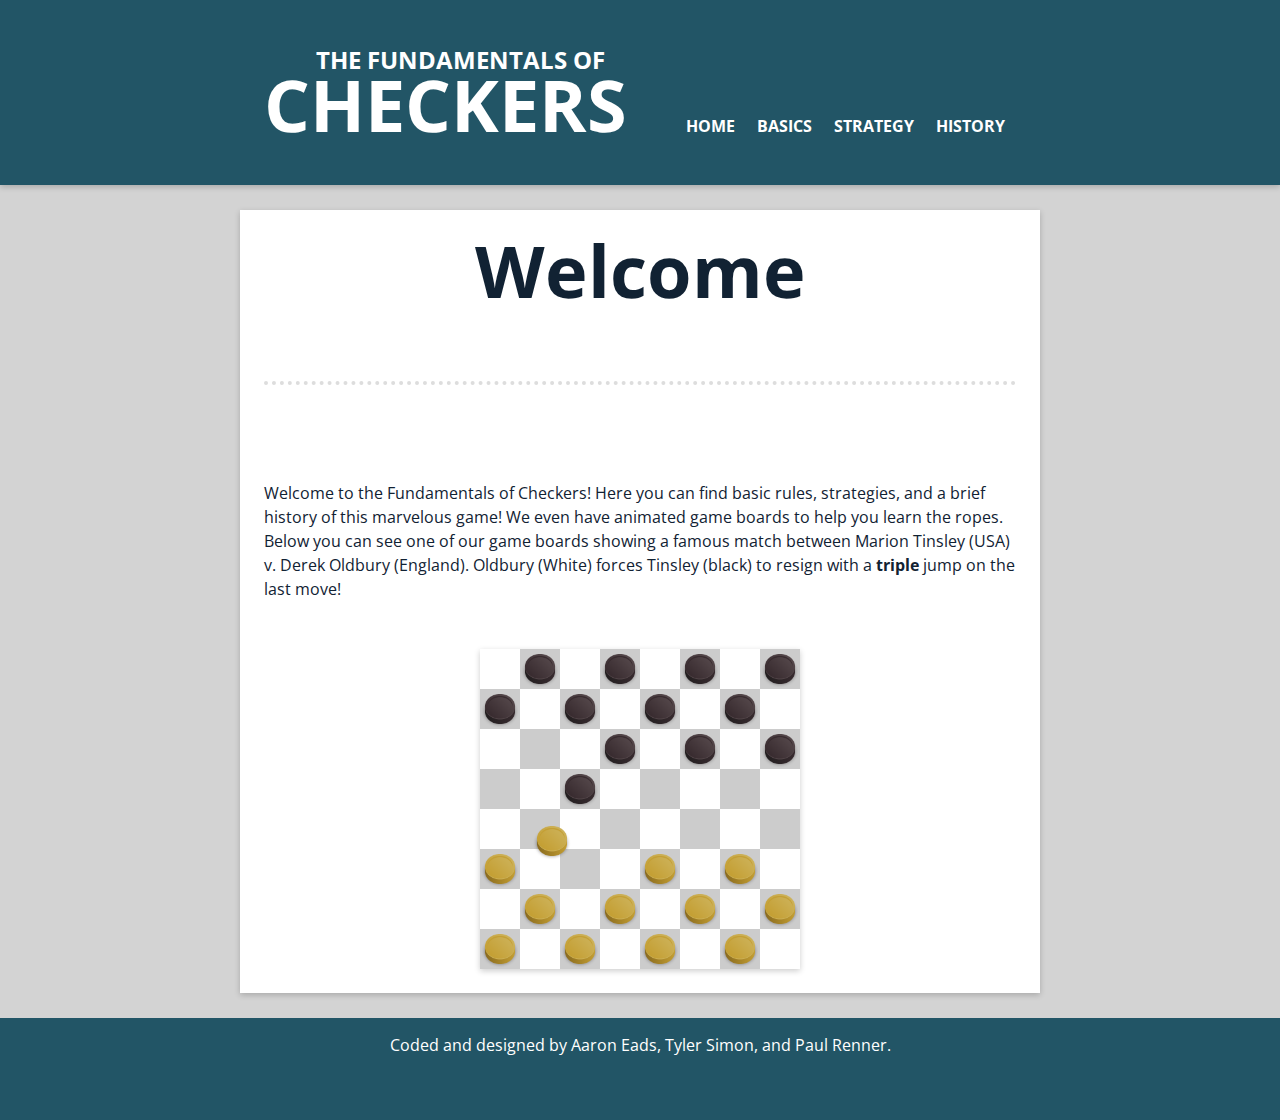
<file: index.html>
<!DOCTYPE html>
<html lang="en">
<head>
    <meta charset="UTF-8">
    <meta name="viewport" content="width=device-width, initial-scale: 1">
    <title>CGT 353 - Project 02</title>
    <link href="https://fonts.googleapis.com/css?family=Open+Sans+Condensed:700|Open+Sans:400,700" rel="stylesheet">
    <link rel="stylesheet" href="css/checkers.css">
    <link rel="stylesheet" href="css/main.css">
	<link rel="shortcut icon" href="images/favicon.png"/>
</head>
<body>

<!--Header with nav bar-->
<header>
    <div class="page-stretch">
        <div class="header-flex">
            <div class="flex-title">
                <h2 class="subtitle">The fundamentals of</h2>
                <div class="header-title">Checkers</div>
            </div>
            <div class="flex-nav">
                <nav>
                    <ul>
                        <li><a href="index.html">Home</a></li>
                        <li><a href="basics.html">Basics</a></li>
                        <li><a href="strategy.html">Strategy</a></li>
                        <li><a href="history.html">History</a></li>
                    </ul>
                </nav>
            </div>
        </div>
    </div>
</header>

<div id="page-content" class="page-stretch">
	<h1>Welcome</h1>
	<p>Welcome to the Fundamentals of Checkers! Here you can find basic rules, strategies, and a brief history of this marvelous game! We even have animated game boards to help you learn the ropes. Below you can see one of our game boards showing a famous match between Marion Tinsley (USA) v. Derek Oldbury (England). Oldbury (White) forces Tinsley (black) to resign with a <b>triple</b> jump on the last move!</p>

	<!--Inserts full checker match-->
	<div id="big-match" class="demo-board"></div>
</div>

<div class="footer">
    <p class="f">Coded and designed by Aaron Eads, Tyler Simon, and Paul Renner.</p>
</div>

<script src="https://code.jquery.com/jquery-3.3.1.min.js"
        integrity="sha256-FgpCb/KJQlLNfOu91ta32o/NMZxltwRo8QtmkMRdAu8="
        crossorigin="anonymous"></script>
<script src="data/match.js"></script>
<script src="checkers.js"></script>

<!--Checkers game scripting-->
<script>
    $(function () {
        let pieces = [];
        for (let i = 0; i < bigMatch.black.length; i++) {
            let b = bigMatch.black[i];
            let w = bigMatch.white[i];

            pieces.push(new Gamepiece(b.position, b.movements, 'black'));
            pieces.push(new Gamepiece(w.position, w.movements, 'white'));
        }

        const board = new Gameboard(pieces);
        $('#big-match').append(board.html);
    });
</script>
</body>
</html>
</file>
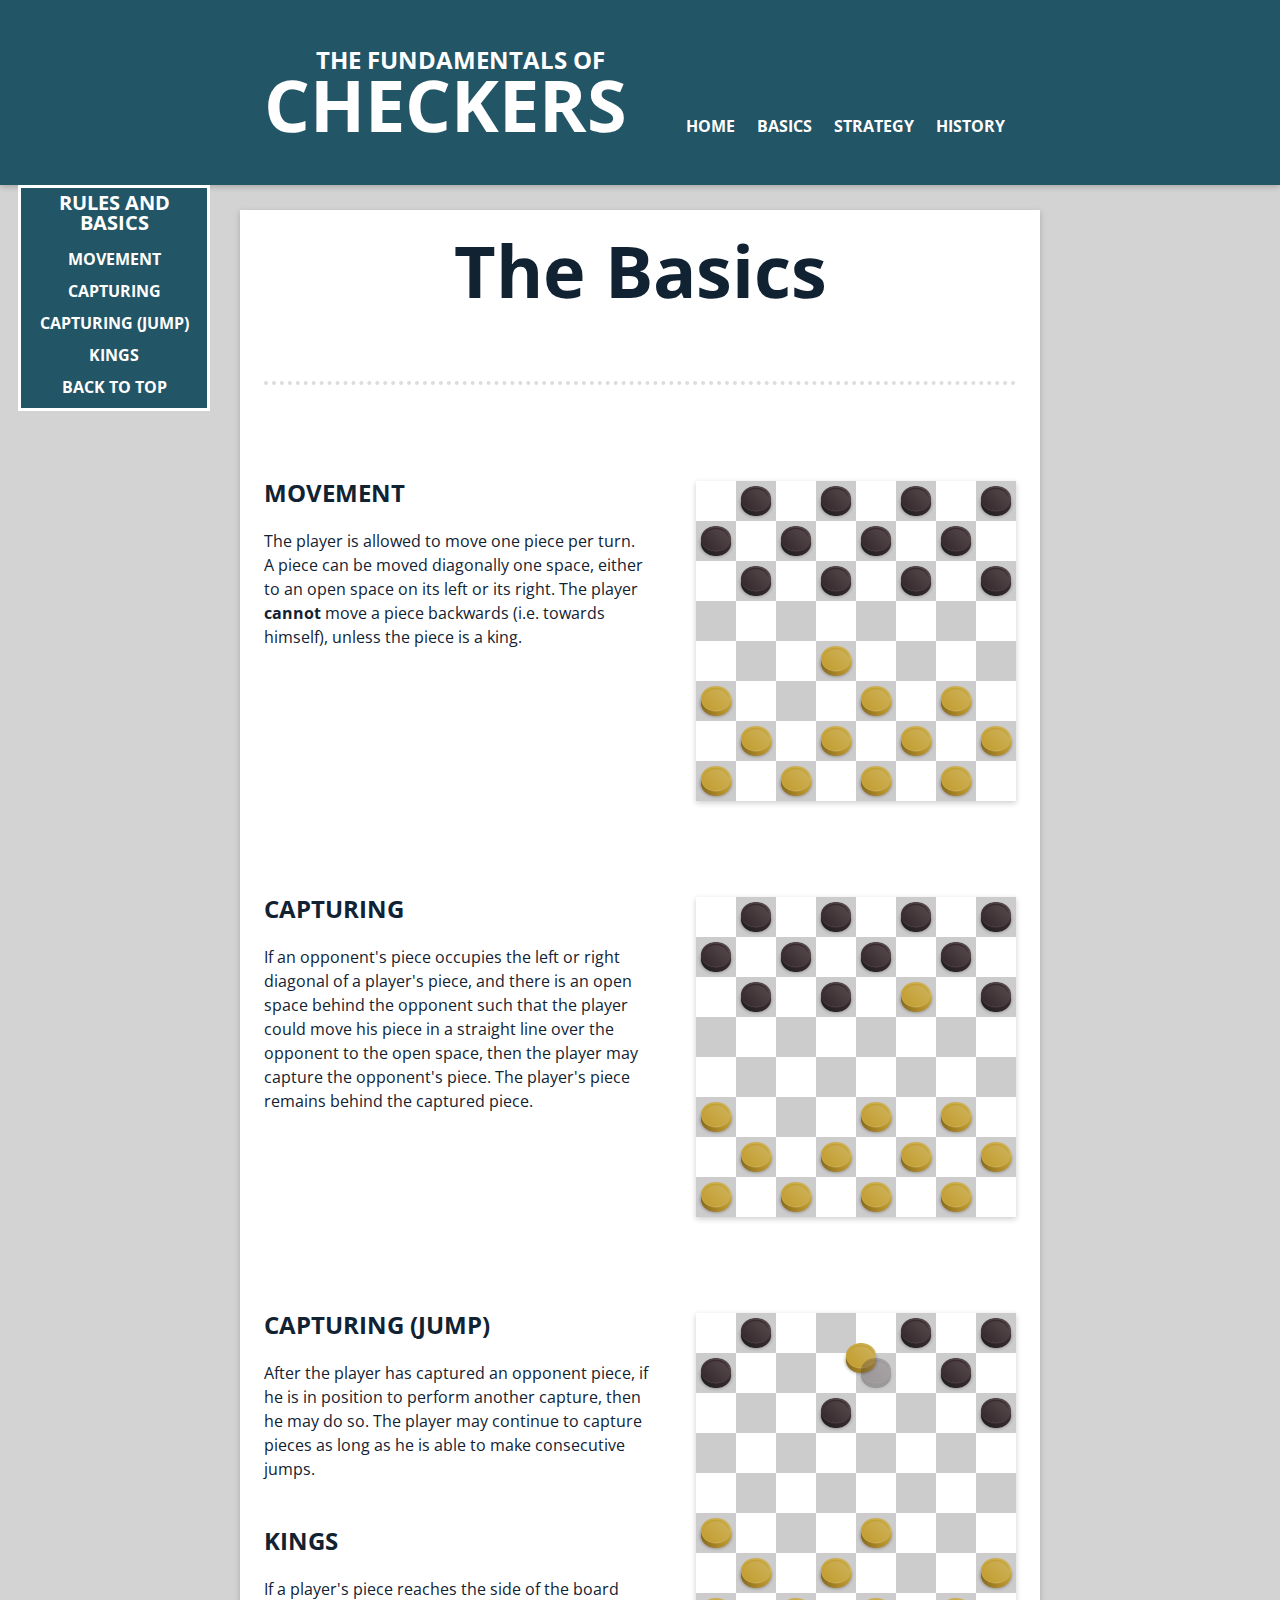
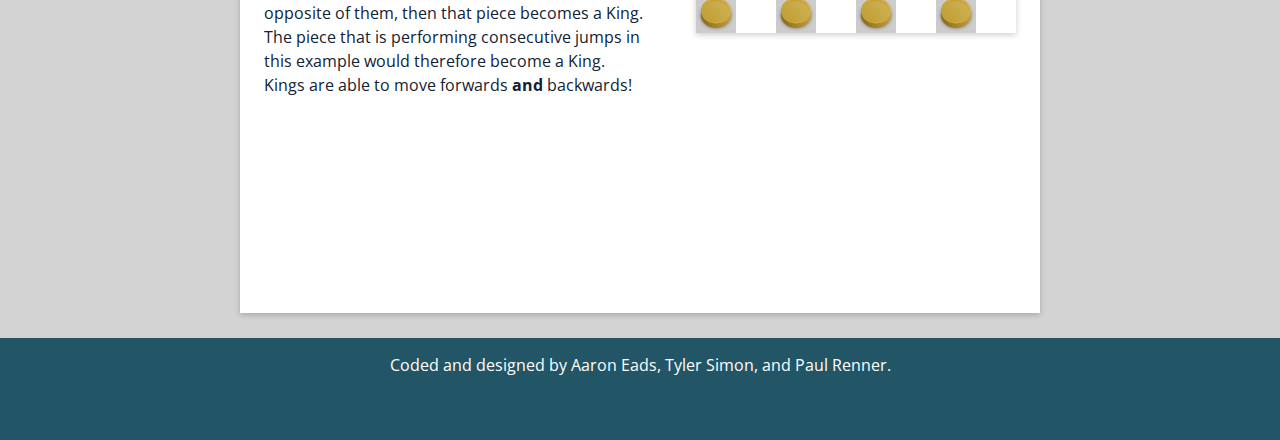
<file: basics.html>
<!DOCTYPE html>
<html lang="en">
<head>
    <meta charset="UTF-8">
    <meta name="viewport" content="width=device-width, initial-scale: 1">
    <title>CGT 353 - Project 02</title>
    <link href="https://fonts.googleapis.com/css?family=Open+Sans+Condensed:700|Open+Sans:400,700" rel="stylesheet">
    <link rel="stylesheet" href="css/checkers.css">
    <link rel="stylesheet" href="css/main.css">
	<link rel="shortcut icon" href="images/favicon.png"/>
</head>
<body>

<!--Header with nav bar-->
<header>
    <div class="page-stretch">
        <div class="header-flex">
            <div class="flex-title">
                <h2 class="subtitle">The fundamentals of</h2>
                <div class="header-title">Checkers</div>
            </div>
            <div class="flex-nav">
                <nav>
                    <ul>
                        <li><a href="index.html">Home</a></li>
                        <li><a href="basics.html">Basics</a></li>
                        <li><a href="strategy.html">Strategy</a></li>
                        <li><a href="history.html">History</a></li>
                    </ul>
                </nav>
            </div>
        </div>
    </div>
</header>

<!--Floating side menu-->
<nav class="floatingMenu">
	<h3>Rules and Basics</h3>
	
	<ul>
		<li><a href="#movement">Movement</a></li>
		<li><a href="#capture">Capturing</a></li>
		<li><a href="#jumpCapture">Capturing (Jump)</a></li>
		<li><a href="#kings">Kings</a></li>
		<li><a href="basics.html">Back to Top</a></li>
	</ul>
</nav>

<div id="page-content" class="page-stretch">
    <h1>The Basics</h1>
	
	<!--Accordion menu that appears when screen size is smaller-->
	<button class="accordion">Rules and Basics</button>
	<div class="panel">
		<ul>
			<li><a href="#movement">Movement</a></li>
			<li><a href="#capture">Capturing</a></li>
			<li><a href="#jumpCapture">Capturing (Jump)</a></li>
			<li><a href="#kings">Kings</a></li>
		</ul>
	</div>	

    <div class="demo">
        <div class="demo-text">
            <h2 id="movement">Movement</h2>
            <p>The player is allowed to move one piece per turn. A piece can be moved diagonally one space, either to an
                open space on its left or its right. The player <b>cannot</b> move a piece backwards (i.e. towards
                himself), unless the piece is a king.
            </p>
        </div>
        <div id="demo-movement" class="demo-board"></div>
    </div>
    <div class="demo">
        <div class="demo-text">
            <h2 id="capture">Capturing</h2>
            <p>If an opponent's piece occupies the left or right diagonal of a player's piece, and there is an open
                space behind the opponent such that the player could move his piece in a straight line over the opponent
                to the open space, then the player may capture the opponent's piece. The player's piece remains behind
                the captured piece.</p>
        </div>
        <div id="demo-capture" class="demo-board"></div>
    </div>
    <div class="demo">
        <div class="demo-text">
            <h2 id="jumpCapture">Capturing (Jump)</h2>
            <p>After the player has captured an opponent piece, if he is in position to perform another capture, then he
                may do so. The player may continue to capture pieces as long as he is able to make consecutive
                jumps.</p>
			<h2 id="kings">Kings</h2>
			<p>If a player's piece reaches the side of the board opposite of them, then that piece becomes a King. The piece that is performing consecutive jumps in this example would therefore become a King. Kings are able to move forwards <b>and</b> backwards!</p>
        </div>
        <div id="demo-jump" class="demo-board"></div>
    </div>
</div>
<div class="footer">
    <p class="f">Coded and designed by Aaron Eads, Tyler Simon, and Paul Renner.</p>
</div>

<script src="https://code.jquery.com/jquery-3.3.1.min.js"
        integrity="sha256-FgpCb/KJQlLNfOu91ta32o/NMZxltwRo8QtmkMRdAu8="
        crossorigin="anonymous"></script>
<script src="checkers.js"></script>

<!--Creates checkerboards and animates pieces-->
<script>
    $(function () {
        const board1 = new Gameboard(Gamepiece.fullBoard(1, [22]).concat([
            new Gamepiece(22, [18], 'white')
        ]));

        const board2 = new Gameboard(Gamepiece.fullBoard(0, [11, 22]).concat([
            new Gamepiece(18, [11], 'white'),
            new Gamepiece(15, [-1], 'black')
        ]));

        const board3 = new Gameboard(Gamepiece.fullBoard(0, [2, 6, 7, 9, 11, 22, 24, 27]).concat([
            new Gamepiece(18, [11, 2], 'white'),
            new Gamepiece(15, [-1, -1], 'black'),
            new Gamepiece(7,  [7, -1], 'black')
        ]));

        $('#demo-movement').append(board1.html);
        $('#demo-capture').append(board2.html);
        $('#demo-jump').append(board3.html);
    });
</script>

<!--Button functionality for accordion menu-->
<script>
var acc = document.getElementsByClassName("accordion");
var i;

for (i = 0; i < acc.length; i++) {
    acc[i].addEventListener("click", function() {
        this.classList.toggle("active");
        var panel = this.nextElementSibling;
        if (panel.style.display === "block") {
            panel.style.display = "none";
        } else {
			panel.style.display = "block";
		}
    });
}
</script>


</body>
</html>
</file>
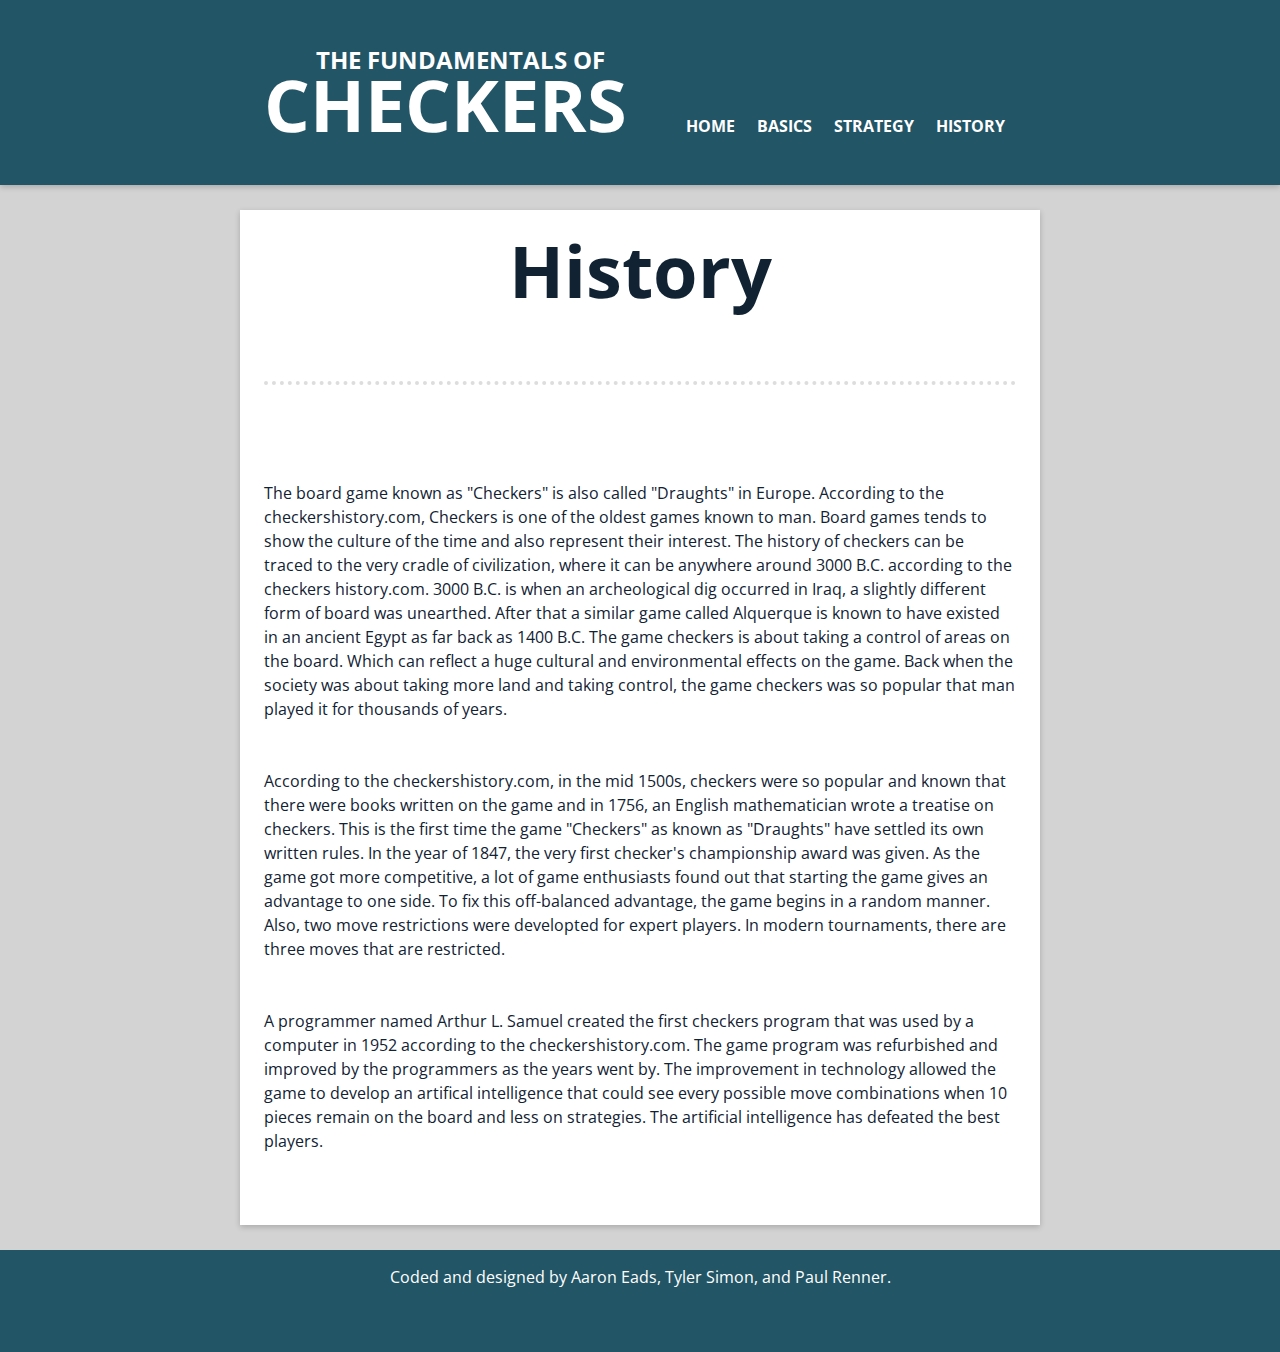
<file: history.html>
<!DOCTYPE html>
<html lang="en">
<head>
    <meta charset="UTF-8">
    <meta name="viewport" content="width=device-width, initial-scale: 1">
    <title>CGT 353 - Project 02</title>
    <link href="https://fonts.googleapis.com/css?family=Open+Sans+Condensed:700|Open+Sans:400,700" rel="stylesheet">
    <link rel="stylesheet" href="css/checkers.css">
    <link rel="stylesheet" href="css/main.css">
	<link rel="shortcut icon" href="images/favicon.png"/>
</head>
<body>

<!--Header with nav bar-->
<header>
    <div class="page-stretch">
        <div class="header-flex">
            <div class="flex-title">
                <h2 class="subtitle">The fundamentals of</h2>
                <div class="header-title">Checkers</div>
            </div>
            <div class="flex-nav">
                <nav>
                    <ul>
                        <li><a href="index.html">Home</a></li>
                        <li><a href="basics.html">Basics</a></li>
                        <li><a href="strategy.html">Strategy</a></li>
                        <li><a href="history.html">History</a></li>
                    </ul>
                </nav>
            </div>
        </div>
    </div>
</header>

<div id="page-content" class="page-stretch">
    <h1>History</h1>
    <p>The board game known as "Checkers" is also called "Draughts" in Europe. According to the checkershistory.com, Checkers is one of the oldest games
        known to man. Board games tends to show the culture of the time and also represent their interest. The history of checkers
        can be traced to the very cradle of civilization, where it can be anywhere around 3000 B.C. according to the checkers history.com.
        3000 B.C. is when an archeological dig occurred in Iraq, a slightly different form of board was unearthed. After that a similar game called Alquerque 
        is known to have existed in an ancient Egypt as far back as 1400 B.C. The game checkers is about taking a control of areas on the board. Which can reflect
        a huge cultural and environmental effects on the game. Back when the society was about taking more land and taking control, the game checkers was so popular that man
        played it for thousands of years.</p>

    <p>According to the checkershistory.com, in the mid 1500s, checkers were so popular and known that there were books written on the game and in 1756, an English mathematician wrote a treatise on checkers. This is the first time the game "Checkers" as known as "Draughts" have settled its own written rules. In the year of 1847, the very first checker's championship award was given. As the game got more competitive, a lot of game enthusiasts found out that starting the game gives an advantage to one side. To fix this off-balanced advantage, the game begins in a random manner. Also, two move restrictions were developted for expert players. In modern tournaments, there are three moves that are restricted.</p>

    <p>A programmer named Arthur L. Samuel created the first checkers program that was used by a computer in 1952 according to the checkershistory.com. The game program was refurbished and improved by the programmers as the years went by. The improvement in technology allowed the game to develop an artifical intelligence that could see every possible move combinations when 10 pieces remain on the board and less on strategies. The artificial intelligence has defeated the best players.</p>
</div>
<div class="footer">
    <p class="f">Coded and designed by Aaron Eads, Tyler Simon, and Paul Renner.</p>
</div>

<script src="https://code.jquery.com/jquery-3.3.1.min.js"
        integrity="sha256-FgpCb/KJQlLNfOu91ta32o/NMZxltwRo8QtmkMRdAu8="
        crossorigin="anonymous"></script>
<script src="checkers.js"></script>

</body>
</html>
</file>
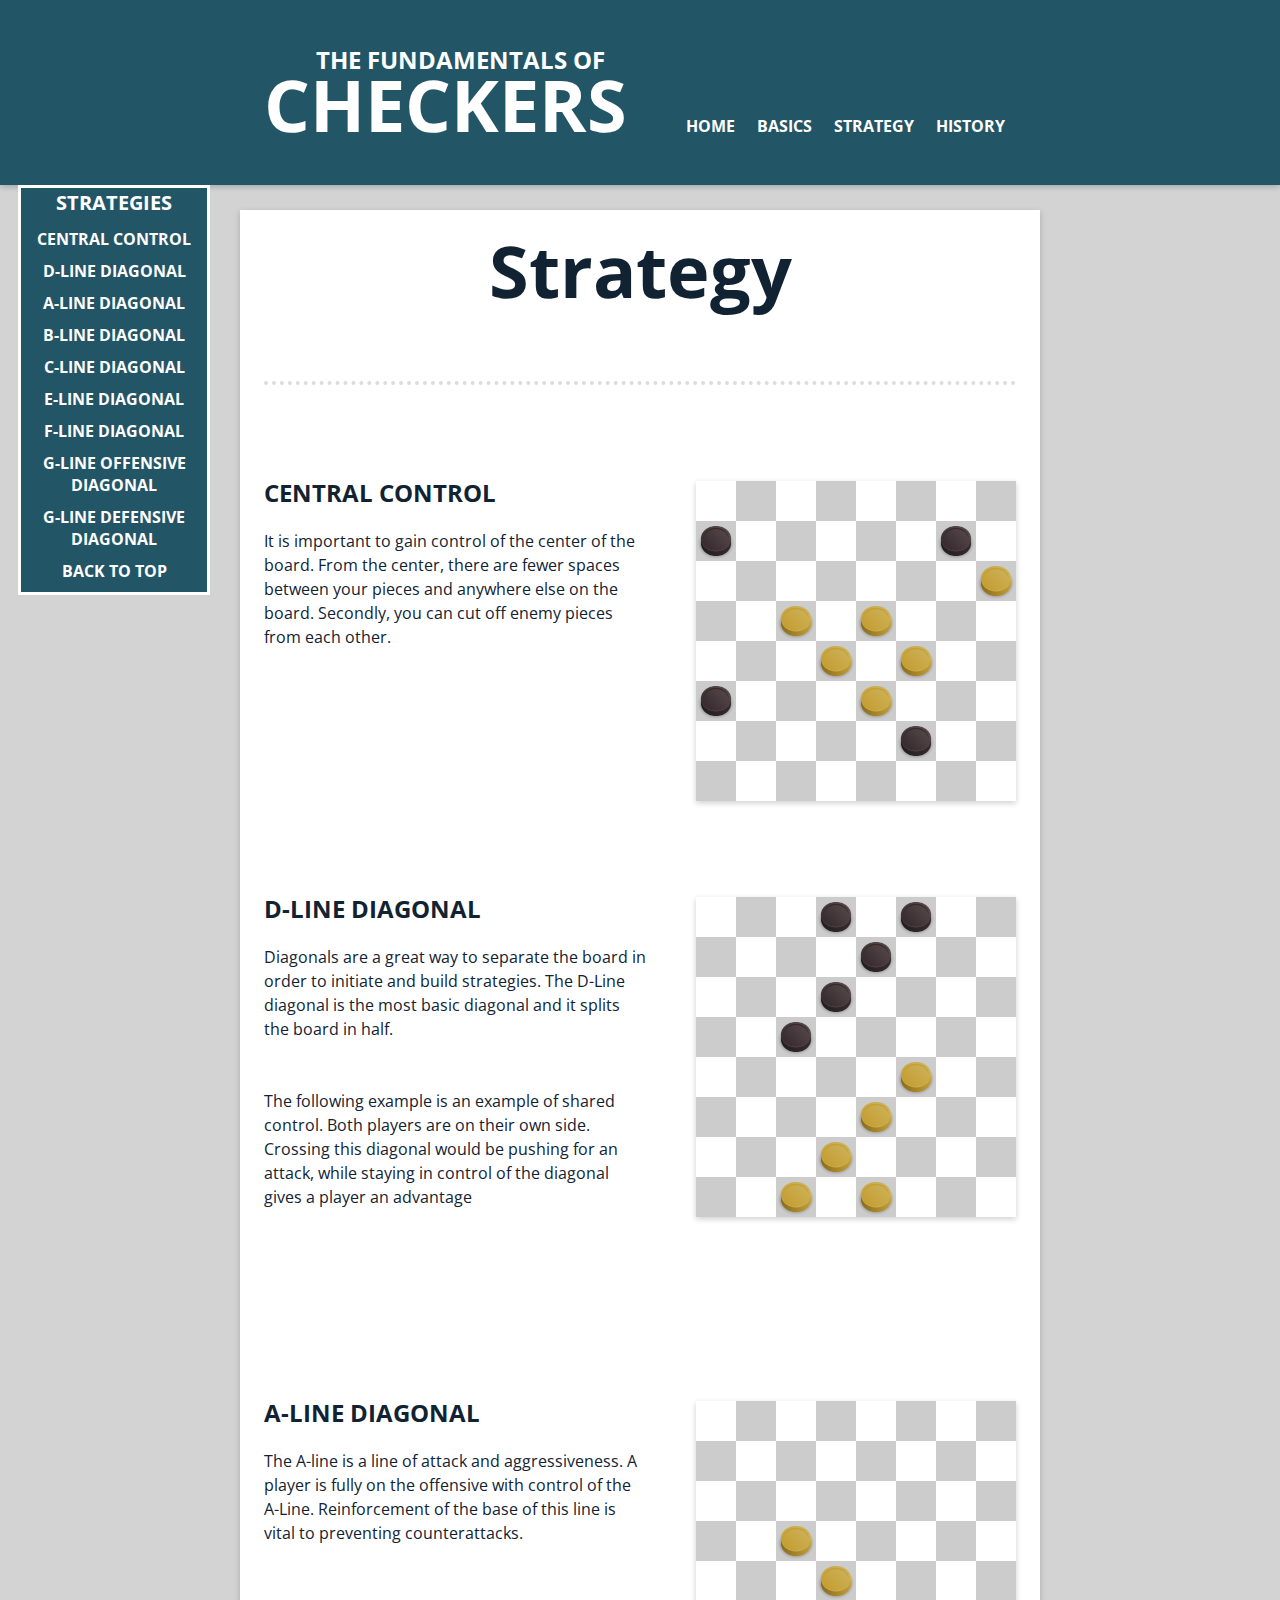
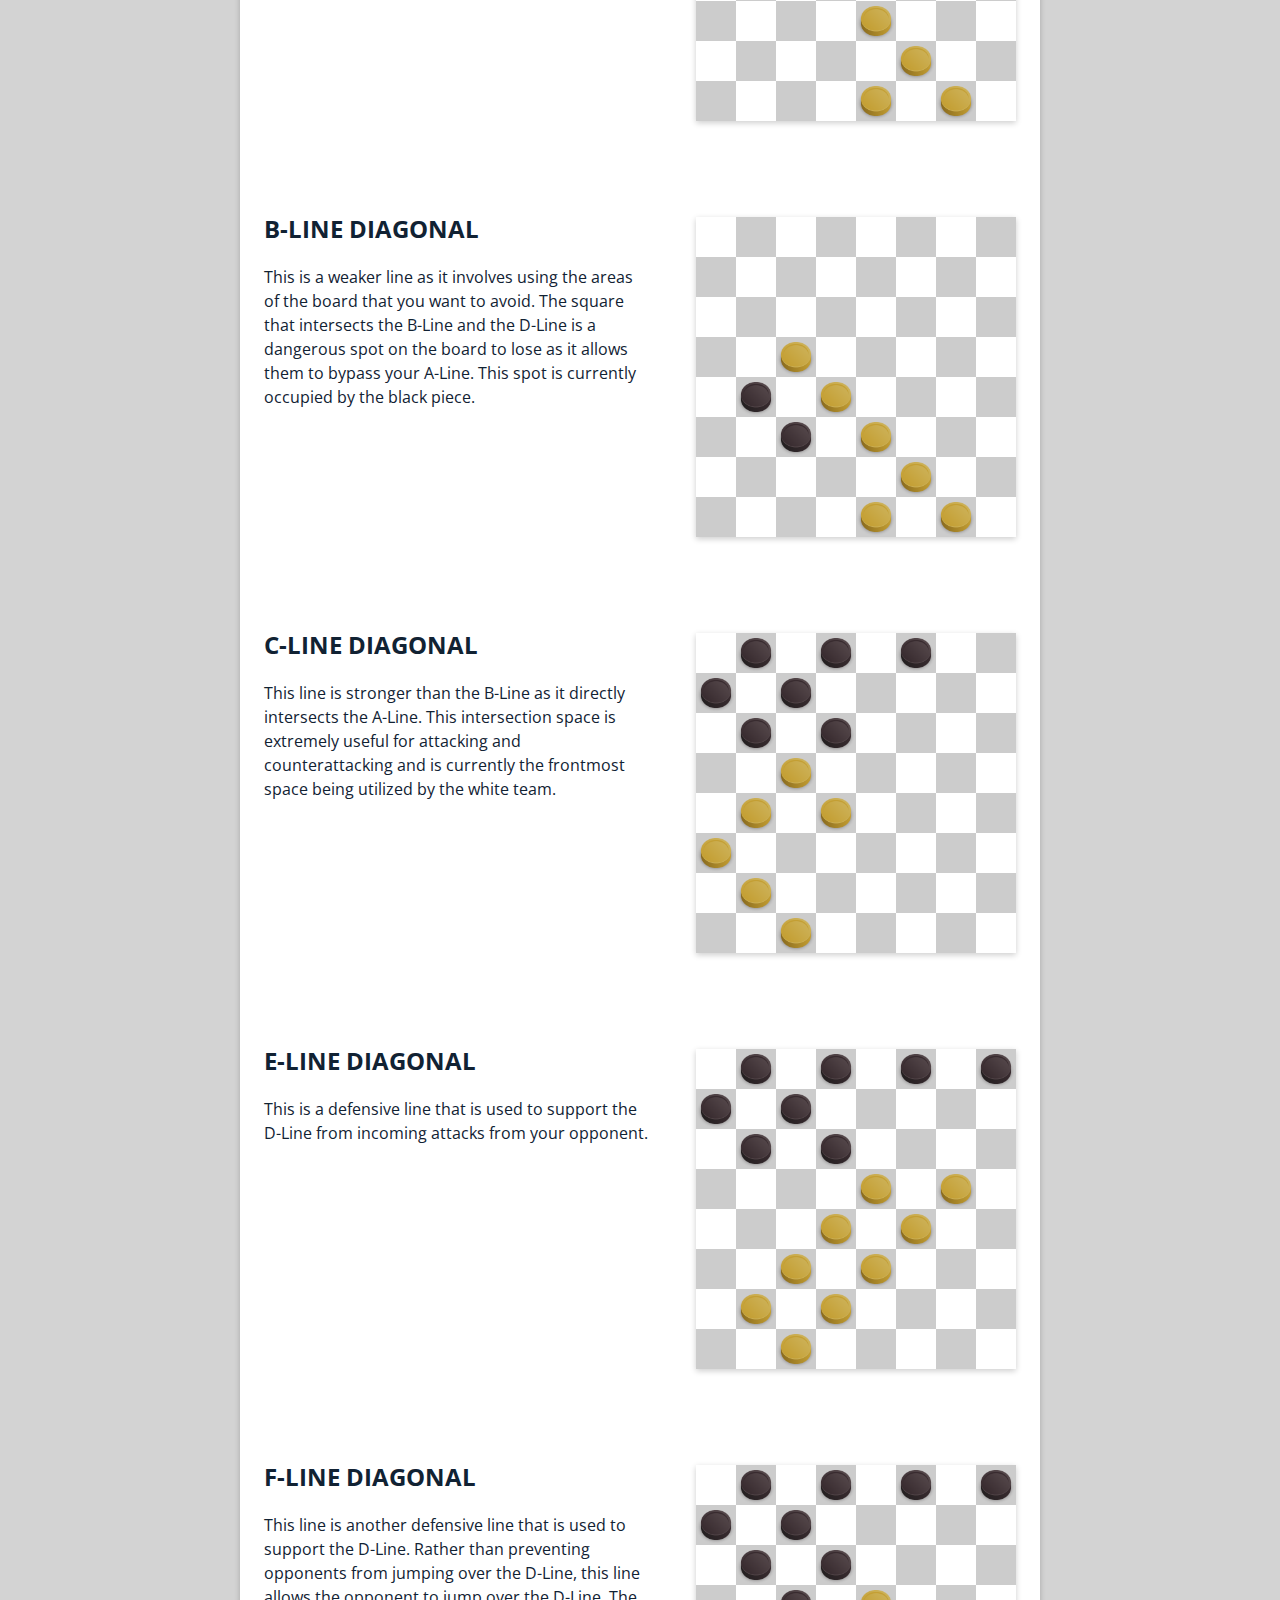
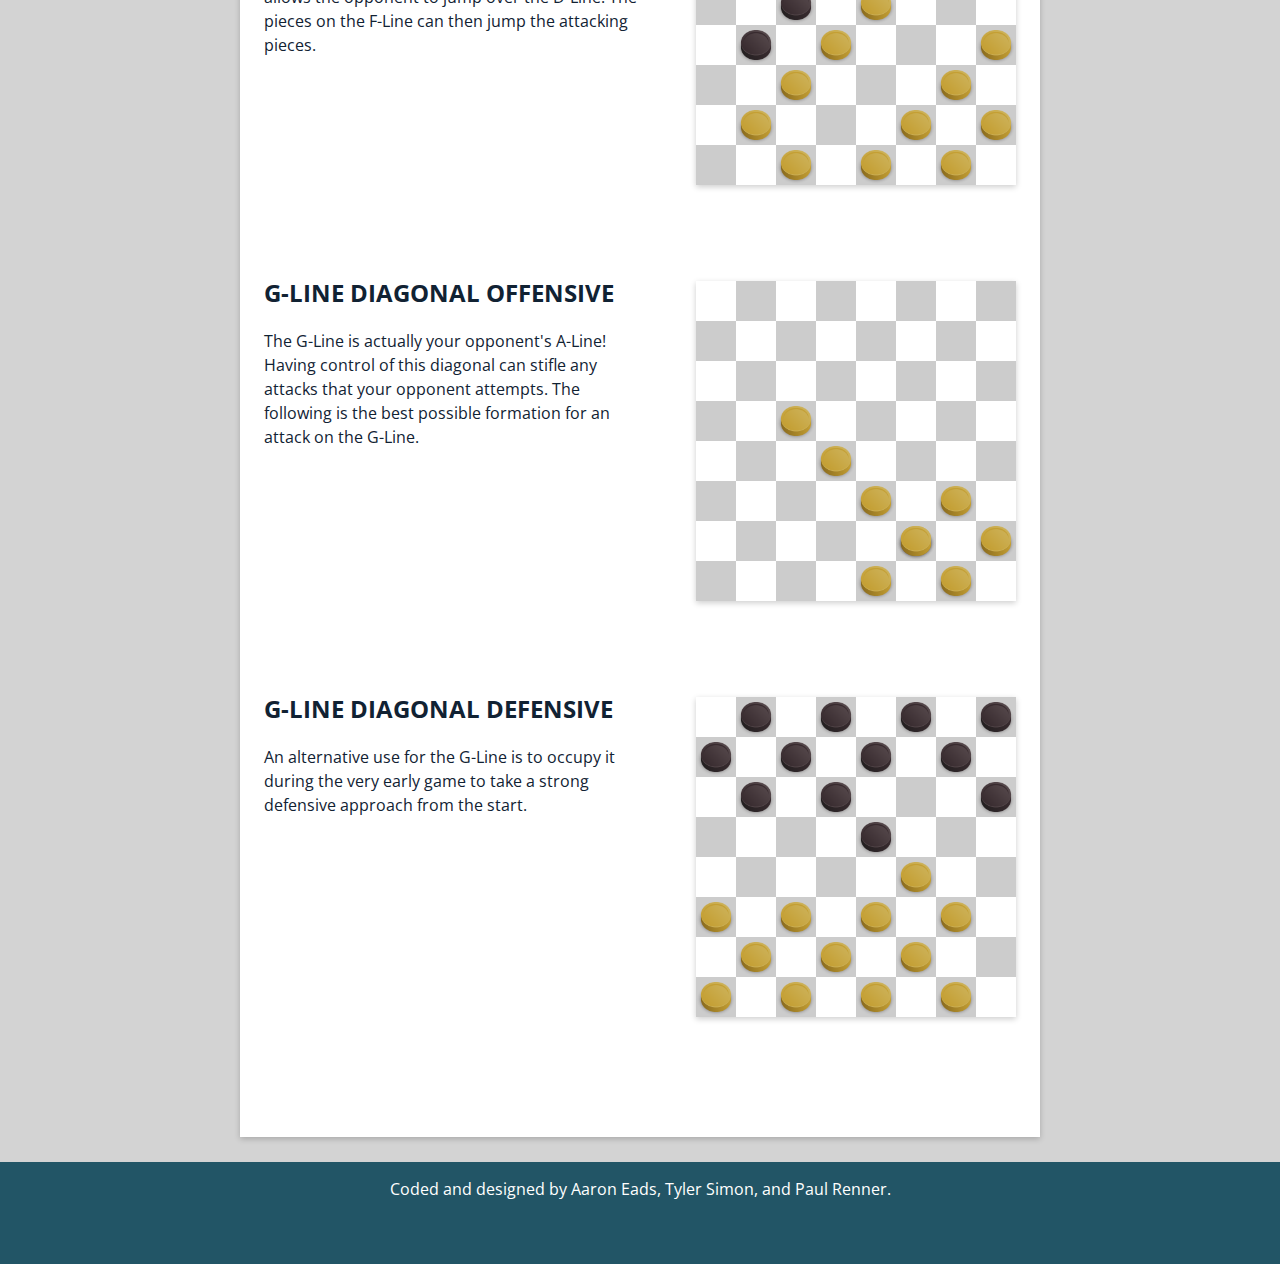
<file: strategy.html>
<!DOCTYPE html>
<html lang="en">
<head>
    <meta charset="UTF-8">
    <meta name="viewport" content="width=device-width, initial-scale: 1">
    <title>CGT 353 - Project 02</title>
    <link href="https://fonts.googleapis.com/css?family=Open+Sans+Condensed:700|Open+Sans:400,700" rel="stylesheet">
    <link rel="stylesheet" href="css/checkers.css">
    <link rel="stylesheet" href="css/main.css">
	<link rel="shortcut icon" href="images/favicon.png"/>
</head>
<body>

<!--Header with nav bar-->
<header>
    <div class="page-stretch">
        <div class="header-flex">
            <div class="flex-title">
                <h2 class="subtitle">The fundamentals of</h2>
                <div class="header-title">Checkers</div>
            </div>
            <div class="flex-nav">
                <nav>
                    <ul>
                        <li><a href="index.html">Home</a></li>
                        <li><a href="basics.html">Basics</a></li>
                        <li><a href="strategy.html">Strategy</a></li>
                        <li><a href="history.html">History</a></li>
                    </ul>
                </nav>
            </div>
        </div>
    </div>
</header>

<!--Floating side menu-->
<nav class="floatingMenu">
	<h3>Strategies</h3>
	
	<ul>
		<li><a href="#central">Central Control</a></li>
		<li><a href="#d-line">D-Line Diagonal</a></li>
		<li><a href="#a-line">A-Line Diagonal</a></li>
		<li><a href="#b-line">B-Line Diagonal</a></li>
		<li><a href="#c-line">C-Line Diagonal</a></li>
		<li><a href="#e-line">E-Line Diagonal</a></li>
		<li><a href="#f-line">F-Line Diagonal</a></li>
		<li><a href="#g-line-offense">G-Line Offensive Diagonal</a></li>
		<li><a href="#g-line-defense">G-Line Defensive Diagonal</a></li>
		<li><a href="basics.html">Back to Top</a></li>
	</ul>
</nav>

<div id="page-content" class="page-stretch">
    <h1>Strategy</h1>
	
	<!--Accordion menu that only shows when screen size is smaller-->
	<button class="accordion">Strategies</button>
	<div class="panel">
		<ul>
			<li><a href="#central">Central Control</a></li>
			<li><a href="#d-line">D-Line Diagonal</a></li>
			<li><a href="#a-line">A-Line Diagonal</a></li>
			<li><a href="#b-line">B-Line Diagonal</a></li>
			<li><a href="#c-line">C-Line Diagonal</a></li>
			<li><a href="#e-line">E-Line Diagonal</a></li>
			<li><a href="#f-line">F-Line Diagonal</a></li>
			<li><a href="#g-line-offense">G-Line Offensive Diagonal</a></li>
			<li><a href="#g-line-defense">G-Line Defensive Diagonal</a></li>
		</ul>
	</div>	

    <div class="demo">
        <div class="demo-text">
            <h2 id="central">Central control</h2>
            <p>It is important to gain control of the center of the board. From the center, there are fewer spaces
                between your pieces and anywhere else on the board. Secondly, you can cut off enemy pieces from each
                other.</p>
        </div>
        <div id="demo-center" class="demo-board"></div>
    </div>
	<div class="demo">
        <div class="demo-text">
            <h2 id="d-line">D-Line Diagonal</h2>
            <p>Diagonals are a great way to separate the board in order to initiate and build strategies. The D-Line diagonal is the most basic diagonal and it splits the board in half.</p>
			<p>The following example is an example of shared control. Both players are on their own side. Crossing this diagonal would be pushing for an attack, while staying in control of the diagonal gives a player an advantage</p>
        </div>
        <div id="demo-D" class="demo-board"></div>
    </div>
	<div class="demo">
        <div class="demo-text">
            <h2 id="a-line">A-Line Diagonal</h2>
            <p>The A-line is a line of attack and aggressiveness. A player is fully on the offensive with control of the A-Line. Reinforcement of the base of this line is vital to preventing counterattacks.</p>
        </div>
        <div id="demo-A" class="demo-board"></div>
    </div>
	<div class="demo">
        <div class="demo-text">
            <h2 id="b-line">B-Line Diagonal</h2>
            <p>This is a weaker line as it involves using the areas of the board that you want to avoid. The square that intersects the B-Line and the D-Line is a dangerous spot on the board to lose as it allows them to bypass your A-Line. This spot is currently occupied by the black piece.</p>
        </div>
        <div id="demo-B" class="demo-board"></div>
    </div>
	<div class="demo">
        <div class="demo-text">
            <h2 id="c-line">C-Line Diagonal</h2>
            <p>This line is stronger than the B-Line as it directly intersects the A-Line. This intersection space is extremely useful for attacking and counterattacking and is currently the frontmost space being utilized by the white team.</p>
        </div>
        <div id="demo-C" class="demo-board"></div>
    </div>
	<div class="demo">
        <div class="demo-text">
            <h2 id="e-line">E-Line Diagonal</h2>
            <p>This is a defensive line that is used to support the D-Line from incoming attacks from your opponent.</p>
        </div>
        <div id="demo-E" class="demo-board"></div>
    </div>
	<div class="demo">
        <div class="demo-text">
            <h2 id="f-line">F-Line Diagonal</h2>
            <p>This line is another defensive line that is used to support the D-Line. Rather than preventing opponents from jumping over the D-Line, this line allows the opponent to jump over the D-Line. The pieces on the F-Line can then jump the attacking pieces.</p>
        </div>
        <div id="demo-F" class="demo-board"></div>
    </div>
	<div class="demo">
        <div class="demo-text">
            <h2 id="g-line-offense">G-Line Diagonal Offensive</h2>
            <p>The G-Line is actually your opponent's A-Line! Having control of this diagonal can stifle any attacks that your opponent attempts. The following is the best possible formation for an attack on the G-Line.</p>
        </div>
        <div id="demo-G-First" class="demo-board"></div>
    </div>
	<div class="demo">
        <div class="demo-text">
			<h2 id="g-line-defense">G-Line Diagonal Defensive</h2>
            <p>An alternative use for the G-Line is to occupy it during the very early game to take a strong defensive approach from the start.</p>
        </div>
        <div id="demo-G-Second" class="demo-board"></div>
    </div>
</div>
<div class="footer">
    <p class="f">Coded and designed by Aaron Eads, Tyler Simon, and Paul Renner.</p>
</div>

<script src="https://code.jquery.com/jquery-3.3.1.min.js"
        integrity="sha256-FgpCb/KJQlLNfOu91ta32o/NMZxltwRo8QtmkMRdAu8="
        crossorigin="anonymous"></script>
<script src="checkers.js"></script>

<!--Creates checkerboard and animates pieces-->
<script>
    $(function () {
        const board1 = new Gameboard([
            new Gamepiece(15, [], 'white'),
            new Gamepiece(19, [], 'white'),
            new Gamepiece(18, [], 'white'),
            new Gamepiece(23, [], 'white'),
            new Gamepiece(14, [], 'white'),
            new Gamepiece(12, [], 'white'),
            new Gamepiece(5, [], 'black'),
            new Gamepiece(21, [], 'black'),
            new Gamepiece(27, [], 'black'),
            new Gamepiece(8, [], 'black')
        ]);
		
		const board2 = new Gameboard([
            new Gamepiece(31, [], 'white'),
            new Gamepiece(30, [], 'white'),
            new Gamepiece(26, [], 'white'),
            new Gamepiece(23, [], 'white'),
            new Gamepiece(19, [], 'white'),
            new Gamepiece(14, [], 'black'),
            new Gamepiece(10, [], 'black'),
            new Gamepiece(7, [], 'black'),
            new Gamepiece(3, [], 'black'),
            new Gamepiece(2, [], 'black')
        ]);
		
		const board3 = new Gameboard([
            new Gamepiece(32, [], 'white'),
            new Gamepiece(31, [], 'white'),
            new Gamepiece(27, [], 'white'),
            new Gamepiece(23, [], 'white'),
            new Gamepiece(18, [], 'white'),
            new Gamepiece(14, [], 'white'),
        ]);
		
		const board4 = new Gameboard([
            new Gamepiece(32, [], 'white'),
            new Gamepiece(31, [], 'white'),
            new Gamepiece(27, [], 'white'),
            new Gamepiece(23, [], 'white'),
            new Gamepiece(18, [], 'white'),
            new Gamepiece(14, [], 'white'),
			new Gamepiece(22, [], 'black'),
			new Gamepiece(17, [], 'black'),
        ]);
		
		const board5 = new Gameboard([
            new Gamepiece(14, [], 'white'),
            new Gamepiece(17, [], 'white'),
			new Gamepiece(18, [], 'white'),
            new Gamepiece(21, [], 'white'),
            new Gamepiece(25, [], 'white'),
            new Gamepiece(30, [], 'white'),
            new Gamepiece(5, [], 'black'),
			new Gamepiece(9, [], 'black'),
			new Gamepiece(6, [], 'black'),
			new Gamepiece(10, [], 'black'),
			new Gamepiece(1, [], 'black'),
			new Gamepiece(2, [], 'black'),
			new Gamepiece(3, [], 'black'),
        ]);
		const board6 = new Gameboard([
            new Gamepiece(15, [], 'white'),
			new Gamepiece(18, [], 'white'),
            new Gamepiece(22, [], 'white'),
            new Gamepiece(25, [], 'white'),
            new Gamepiece(30, [], 'white'),
			new Gamepiece(26, [], 'white'),
			new Gamepiece(23, [], 'white'),
			new Gamepiece(19, [], 'white'),
			new Gamepiece(16, [], 'white'),
            new Gamepiece(1, [], 'black'),
			new Gamepiece(2, [], 'black'),
			new Gamepiece(3, [], 'black'),
			new Gamepiece(4, [], 'black'),
			new Gamepiece(5, [], 'black'),
			new Gamepiece(6, [], 'black'),
			new Gamepiece(9, [], 'black'),
			new Gamepiece(10, [], 'black'),		
        ]);
		
		const board7 = new Gameboard([
            new Gamepiece(15, [], 'white'),
			new Gamepiece(18, [], 'white'),
            new Gamepiece(22, [], 'white'),
            new Gamepiece(25, [], 'white'),
            new Gamepiece(30, [], 'white'),
			new Gamepiece(31, [], 'white'),
			new Gamepiece(27, [], 'white'),
			new Gamepiece(24, [], 'white'),
			new Gamepiece(32, [], 'white'),
			new Gamepiece(28, [], 'white'),
			new Gamepiece(20, [], 'white'),
            new Gamepiece(1, [], 'black'),
			new Gamepiece(2, [], 'black'),
			new Gamepiece(3, [], 'black'),
			new Gamepiece(4, [], 'black'),
			new Gamepiece(5, [], 'black'),
			new Gamepiece(6, [], 'black'),
			new Gamepiece(9, [], 'black'),
			new Gamepiece(10, [], 'black'),
			new Gamepiece(14, [], 'black'),
			new Gamepiece(17, [], 'black'),				
        ]);
		
		const board8 = new Gameboard([
            new Gamepiece(32, [], 'white'),
			new Gamepiece(31, [], 'white'),
            new Gamepiece(28, [], 'white'),
            new Gamepiece(27, [], 'white'),
            new Gamepiece(24, [], 'white'),
			new Gamepiece(23, [], 'white'),
			new Gamepiece(27, [], 'white'),
			new Gamepiece(18, [], 'white'),
			new Gamepiece(14, [], 'white'),			
        ]);
		
		const board9 = new Gameboard([
            new Gamepiece(32, [], 'white'),
			new Gamepiece(31, [], 'white'),
            new Gamepiece(30, [], 'white'),
            new Gamepiece(29, [], 'white'),
            new Gamepiece(27, [], 'white'),
			new Gamepiece(26, [], 'white'),
			new Gamepiece(25, [], 'white'),
			new Gamepiece(24, [], 'white'),
			new Gamepiece(23, [], 'white'),
			new Gamepiece(22, [], 'white'),
			new Gamepiece(21, [], 'white'),
			new Gamepiece(19, [], 'white'),
            new Gamepiece(1, [], 'black'),
			new Gamepiece(2, [], 'black'),
			new Gamepiece(3, [], 'black'),
			new Gamepiece(4, [], 'black'),
			new Gamepiece(5, [], 'black'),
			new Gamepiece(6, [], 'black'),
			new Gamepiece(7, [], 'black'),
			new Gamepiece(8, [], 'black'),
			new Gamepiece(9, [], 'black'),
			new Gamepiece(10, [], 'black'),
			new Gamepiece(12, [], 'black'),
			new Gamepiece(15, [], 'black'),				
        ]);

        $('#demo-center').append(board1.html);
		$('#demo-D').append(board2.html);
		$('#demo-A').append(board3.html);
		$('#demo-B').append(board4.html);
		$('#demo-C').append(board5.html);
		$('#demo-E').append(board6.html);
		$('#demo-F').append(board7.html);
		$('#demo-G-First').append(board8.html);
		$('#demo-G-Second').append(board9.html);
    });
</script>

<!--Button functionality for accordion menu-->
<script>
var acc = document.getElementsByClassName("accordion");
var i;

for (i = 0; i < acc.length; i++) {
    acc[i].addEventListener("click", function() {
        this.classList.toggle("active");
        var panel = this.nextElementSibling;
        if (panel.style.display === "block") {
            panel.style.display = "none";
        } else {
			panel.style.display = "block";
		}
    });
}
</script>

</body>
</html>
</file>
<file: css/checkers.css>
.gameboard {
    background: url('../images/ch_gameboard.png') center;
    background-size: cover;

    width: 320px;
    height: 320px;

    position: relative;
}

.gamepiece {
    background: url('../images/ch_piece_black.png') center;
    background-size: cover;

    width: 40px;
    height: 40px;

    position: absolute;
}

.gamepiece.white {
    background-image: url('../images/ch_piece_white.png');
}
</file>
<file: css/main.css>
* {
    margin: 0;
    padding: 0;
    box-sizing: border-box;
    font: inherit;
    color: inherit;
}

body {
    font: 16px 'Open Sans', sans-serif;
    color: #123;
	background-color: #D3D3D3;
}

h1, h2, h3 {
    font-family: 'Open Sans Condensed', sans-serif;
    font-weight: bold;
    line-height: 100%;
}

h1 {
    font-size: 72px;
    margin-bottom: 96px;
    text-align: center;
    border-bottom: 4px dotted #ddd;
    padding-bottom: 75px;
}

h2 {
    font-size: 24px;
    margin-bottom: 24px;
    text-transform: uppercase;
}

h3 {
	font-size: 20px;
    margin-bottom: 10px;
    text-transform: uppercase;
}

p {
    line-height: 150%;
    margin-bottom: 48px;
}

b {
    font-weight: bold;
}

.page-stretch {
    max-width: 800px;
    margin: 0 auto;
}

header {
    background: #256;
    color: white;
    user-select: none;
    box-shadow: 0 2px 6px rgba(0, 0, 0, 0.2);
}

header .page-stretch {
    padding: 48px 24px;
}

header .header-title {
    text-transform: uppercase;
    font-size: 72px;
    line-height: 90%;
    font-family: 'Open Sans', sans-serif;
    font-weight: bold;
    margin: 0;
}

.subtitle {
    margin-bottom: 0;
    line-height: 100%;
    padding-left: 52px;
}

.header-flex {
    display: flex;
    align-items: flex-end;
    flex-wrap: wrap;
}

.flex-title {
    flex: 1 0 320px;
    margin-right: 48px;
}

.flex-nav {
    flex: 0 1 auto;
    margin-top: 24px;
}

nav ul {
    list-style: none;
    display: flex;
    max-width: 400px;
}

nav ul li, .panel ul li {
    flex: 1 1 auto;
    text-align: center;
    padding: 0 10px;
}

nav ul li a, .panel ul li a {
    text-decoration: none;
    text-transform: uppercase;
    font-weight: bold;
	border-radius: 2px;
    padding: 5px 1px;
	-webkit-transition: background 0.5s linear;
    -moz-transition: background 0.5s linear;
    -ms-transition: background 0.5s linear;
    -o-transition: background 0.5s linear;
    transition: background 0.5s linear;
}

nav ul li a:hover, .panel ul li a:hover {
    background-color: white;
    color: #256;
}

.accordion {
	width: 100%;
	cursor: pointer;
	text-align: center;
	border: none;
	outline: none;
	font-size: 20px;
	margin-bottom: 15px;
}

.panel {
	width: 100%;
    padding: 0 18px;
    display: none;
    background-color: #256;
	color: white;
	margin-bottom: 50px;
	text-align: center;
	list-style: none;
}

.panel ul {
	list-style: none;
}

#page-content {
    margin-top: 25px;
    padding: 24px;
	background-color: #ffffff;
	margin-bottom: 25px;
	margin-left: auto;
	margin-right: auto;
	box-shadow: 0 2px 6px rgba(0, 0, 0, 0.2)
}

.demo {
    display: flex;
    flex-wrap: wrap;
    margin-bottom: 96px;
}

.demo-text {
    flex: 1 1 320px;
    margin-right: 48px;
    margin-bottom: 48px;
}

.demo-board {
    flex: 0 0 auto;
}

.demo-board .gameboard {
    margin: 0 auto;
    box-shadow: 0 2px 6px rgba(0, 0, 0, 0.2)
}

.footer {
    position: relative;
    background-color: #256;
    width: 100%;
    padding: 15px;
    text-align: center;
    bottom: 0;
    overflow: hidden;
    
}
.f {
    color: white;
}

#big-match {
	margin: auto;
}

.floatingMenu {
    background: #256;
	color: white;
    padding: 5px;
    width: 15%;
    z-index: 100;
    position: fixed;
	text-align: center;
	margin-left: 18px;
	border: 3px solid white;
}

.floatingMenu a, .floatingMenu ul, .panel a, .panel ul {
    display: block;
}

/*Extra small devices (portrait phones, less than 576px)*/
@media (max-width: 576px) {
	.floatingMenu {
		display: none;
	}
	.accordion {
		display: block;
	}
}

/*Small devices (landscape phones, 576px and up)*/
@media (min-width: 576px) {	
	.floatingMenu {
		display: none;
	}
	.accordion {
		display: block;
	}
}

/*Medium devices (tablets, 768px and up)*/
@media (min-width: 768px) {
	.floatingMenu {
		display: none;
	}
	.accordion {
		display: block;
	}
}

/*Large devices (desktops, 992px and up)*/
@media (min-width: 992px) {	
	.floatingMenu {
		display: none;
	}
	.accordion {
		display: block;
	}
}

/*Extra large devices (large desktops, 1200px and up)*/
@media (min-width: 1200px) {
	.floatingMenu {
		display: block;
	}
	.accordion, .panel {
		display: none;
	}
}
</file>
